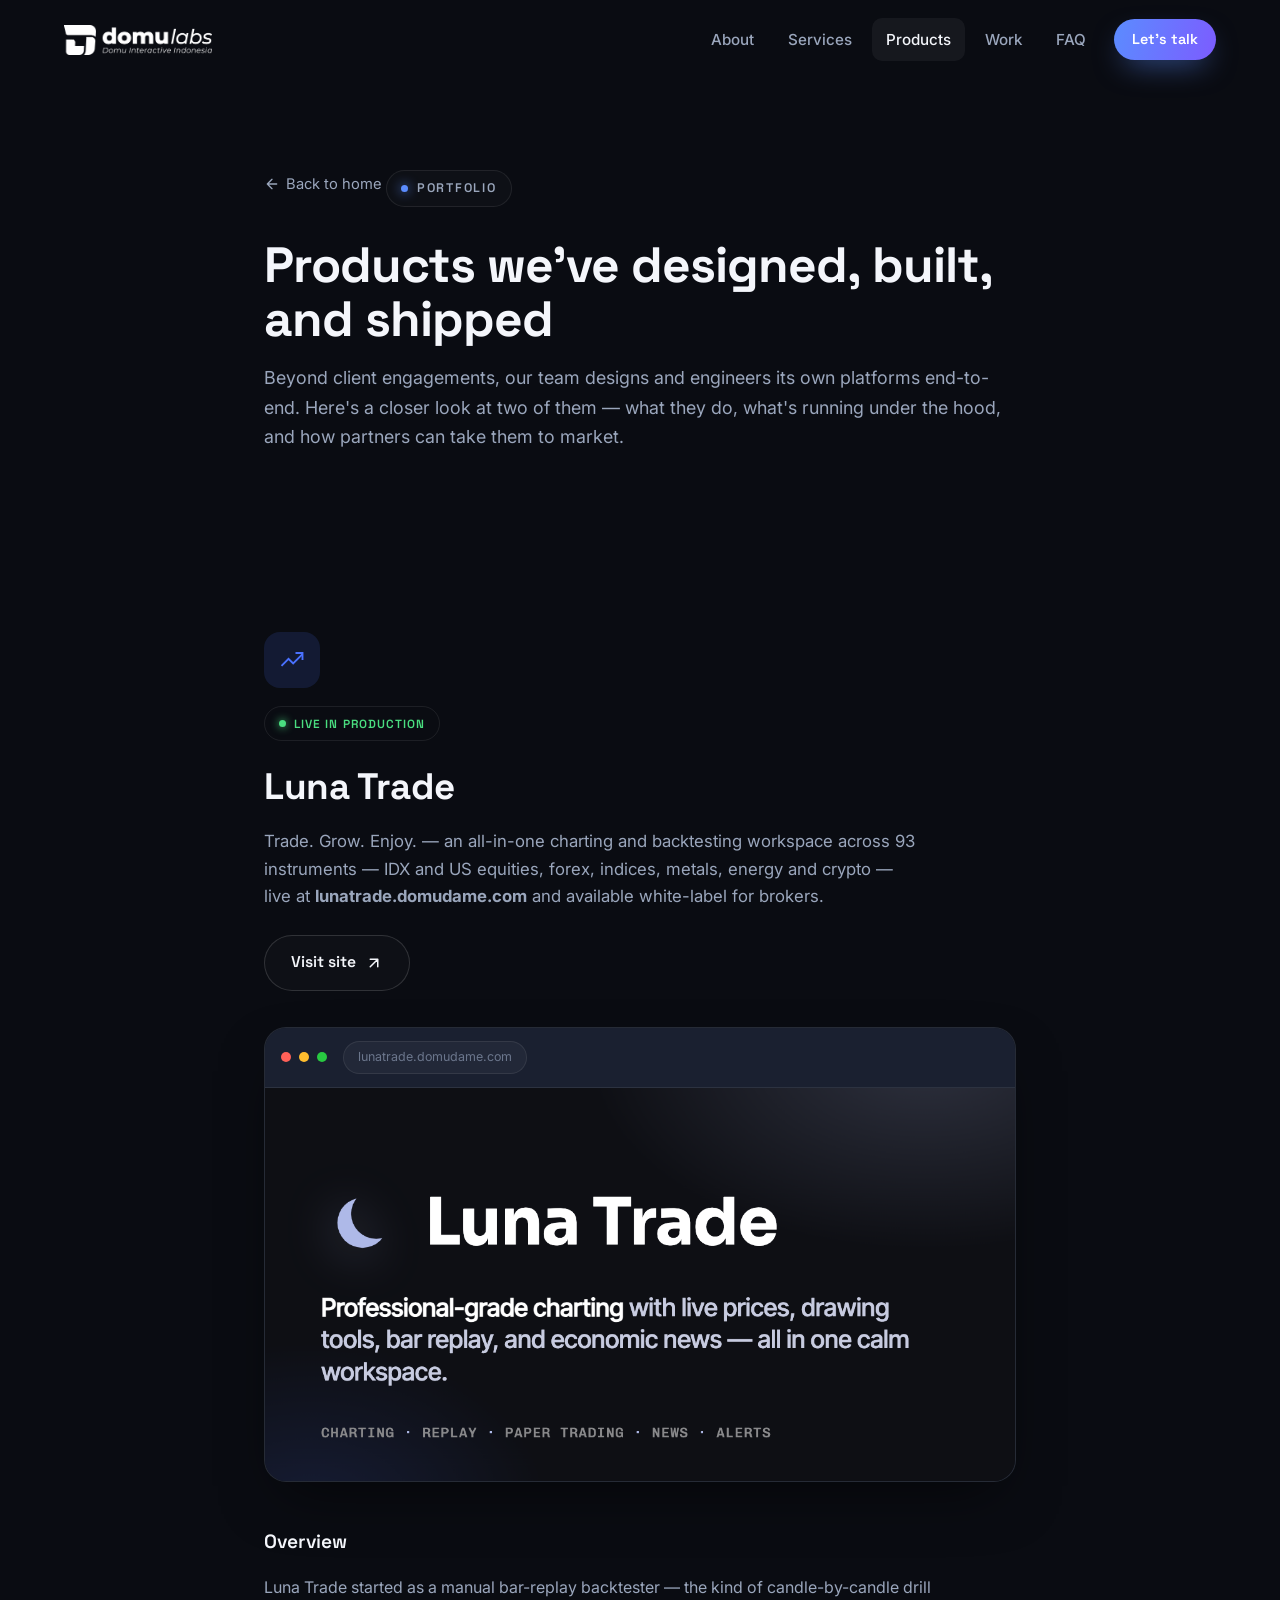
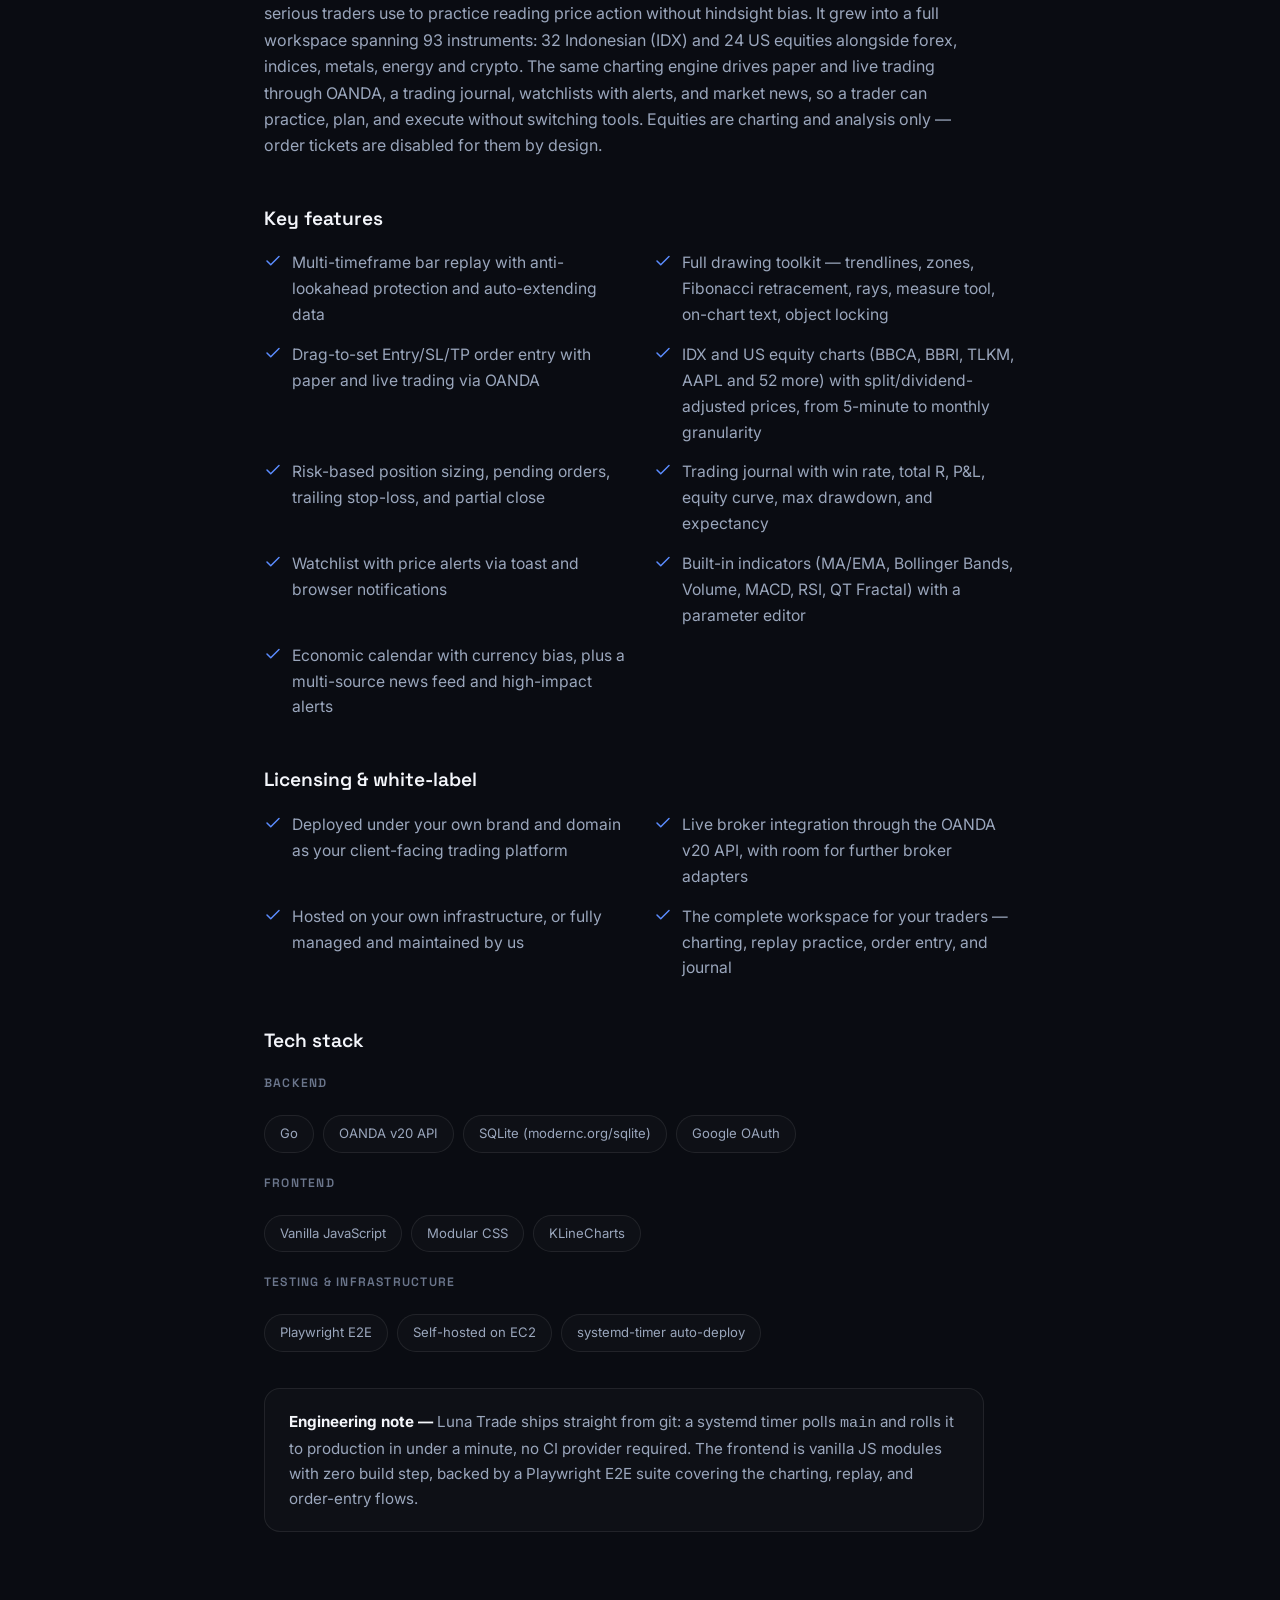
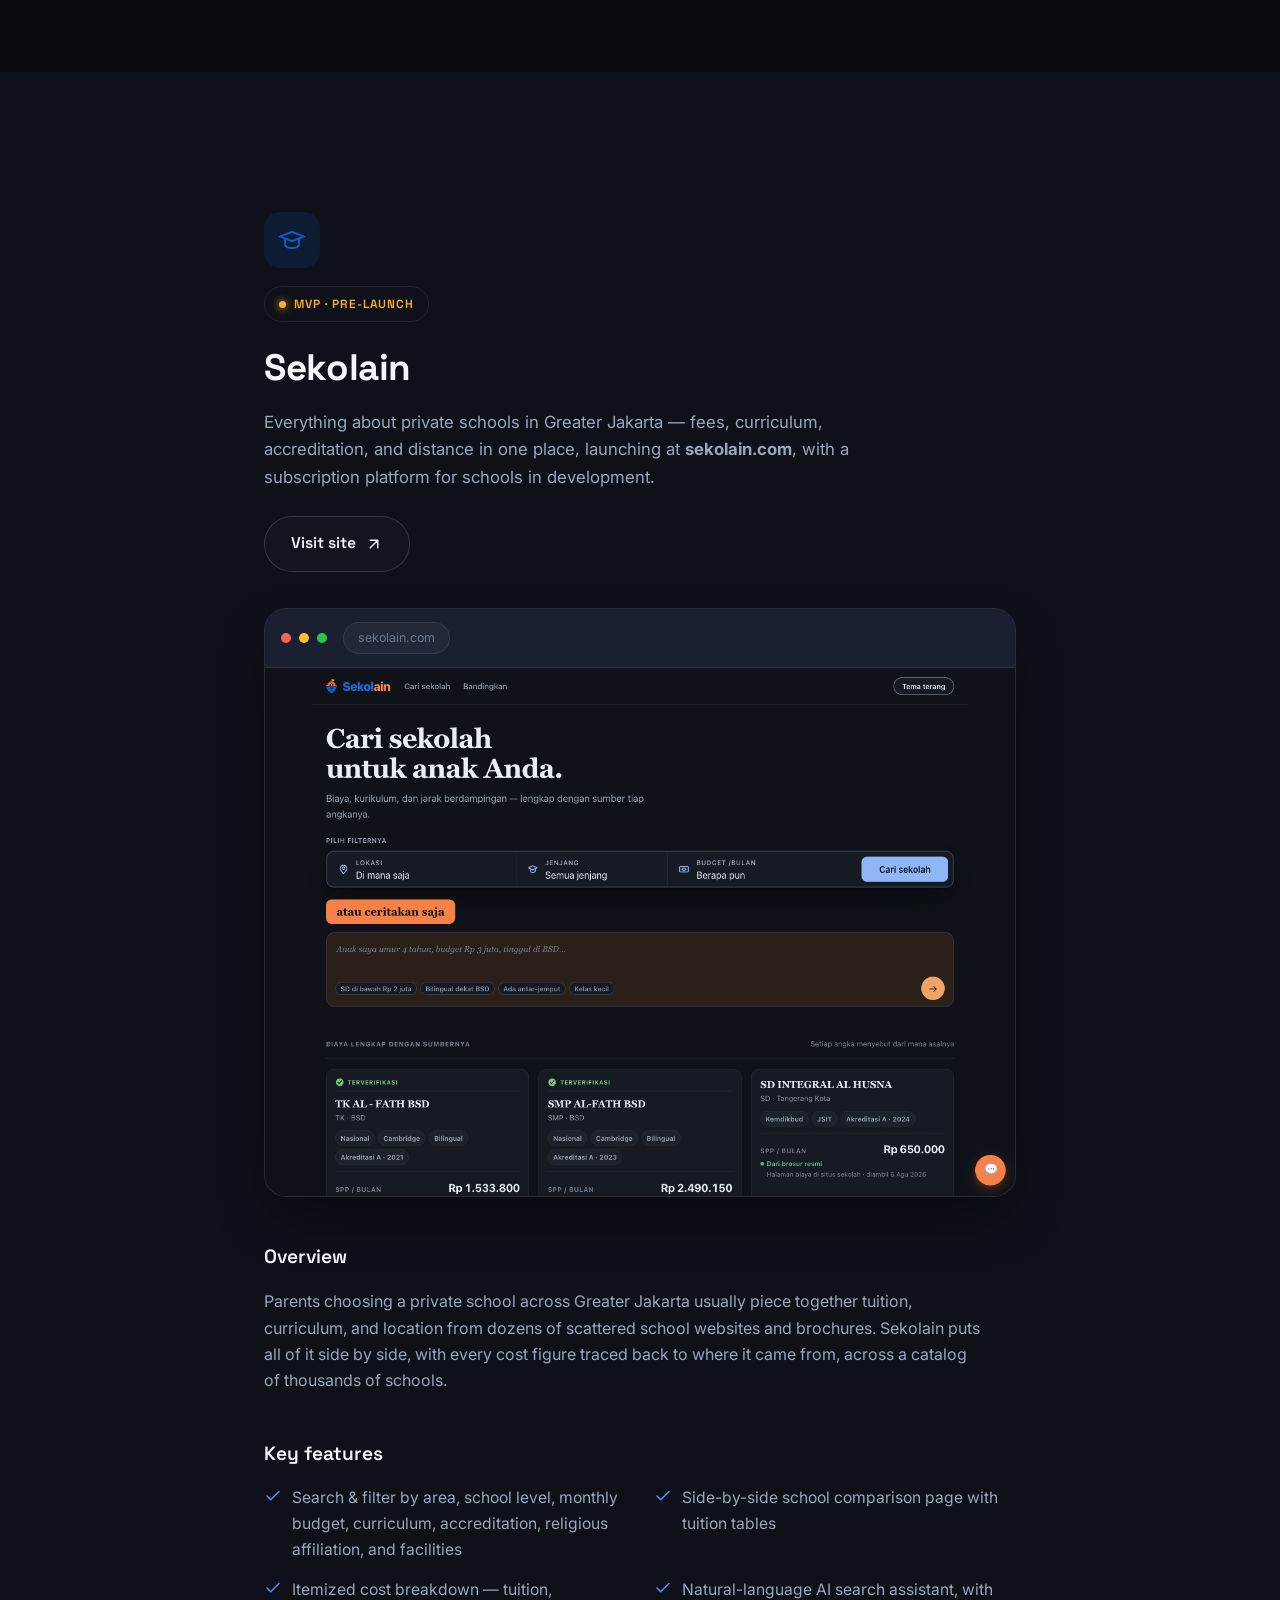
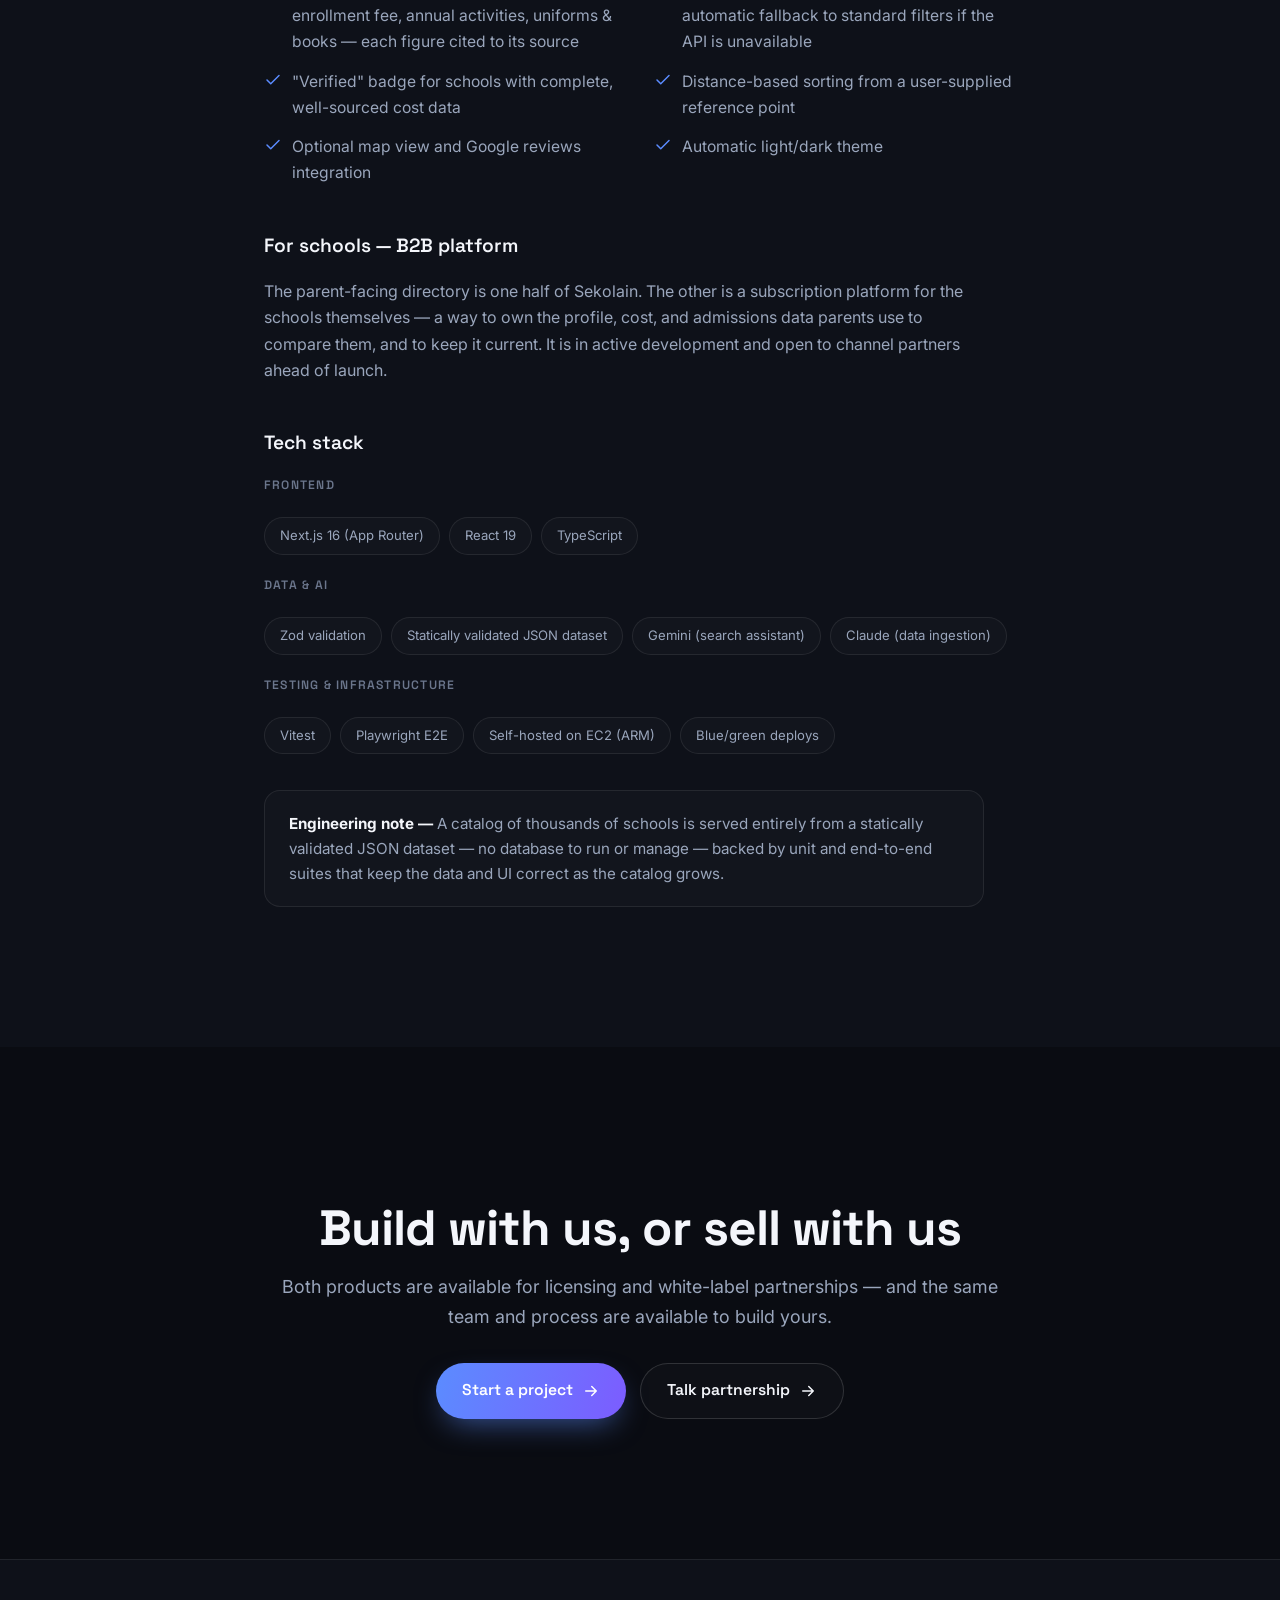
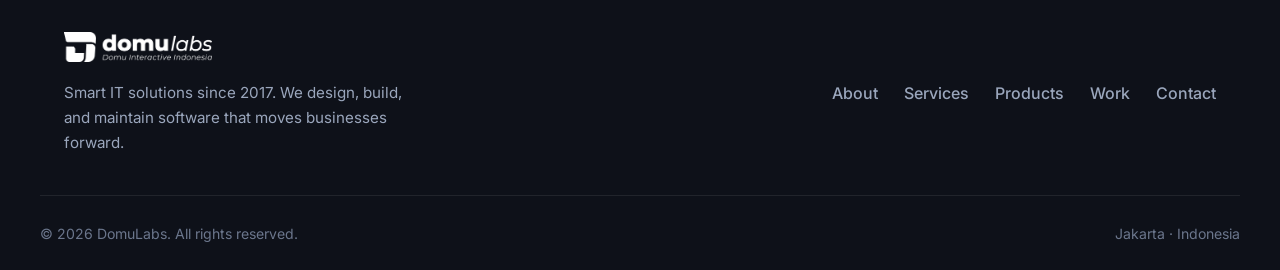
<file: products.html>
<!DOCTYPE html>
<html lang="en">

<head>
	<meta charset="utf-8">
	<meta name="viewport" content="width=device-width, initial-scale=1">
	<meta name="description"
		content="Luna Trade and Sekolain — two in-house products designed and built by DomuLabs, available for licensing and white-label partnerships.">
	<meta name="theme-color" content="#0A0C12">
	<meta name="author" content="DomuLabs">
	<meta name="robots" content="index, follow">
	<link rel="canonical" href="https://domudame.com/products.html">

	<title>Our Products — DomuLabs</title>

	<!-- Open Graph -->
	<meta property="og:type" content="website">
	<meta property="og:site_name" content="DomuLabs">
	<meta property="og:url" content="https://domudame.com/products.html">
	<meta property="og:title" content="Our Products — DomuLabs">
	<meta property="og:description"
		content="Luna Trade and Sekolain — two in-house products designed and built by DomuLabs, available for licensing and white-label partnerships.">
	<meta property="og:image" content="https://domudame.com/img/og-image.png">
	<meta property="og:image:width" content="1200">
	<meta property="og:image:height" content="630">
	<meta property="og:locale" content="en_US">

	<!-- Twitter Card -->
	<meta name="twitter:card" content="summary_large_image">
	<meta name="twitter:title" content="Our Products — DomuLabs">
	<meta name="twitter:description"
		content="Luna Trade and Sekolain — two in-house products by DomuLabs, available for licensing and white-label partnerships.">
	<meta name="twitter:image" content="https://domudame.com/img/og-image.png">

	<!-- Favicon -->
	<link rel="icon" href="favicon.ico" sizes="any">
	<link rel="icon" type="image/png" sizes="32x32" href="img/favicon/favicon-32x32.png">
	<link rel="icon" type="image/png" sizes="16x16" href="img/favicon/favicon-16x16.png">
	<link rel="apple-touch-icon" sizes="180x180" href="img/favicon/apple-touch-icon.png">
	<link rel="manifest" href="site.webmanifest">

	<!-- Fonts -->
	<link rel="preconnect" href="https://fonts.googleapis.com">
	<link rel="preconnect" href="https://fonts.gstatic.com" crossorigin>
	<link
		href="https://fonts.googleapis.com/css2?family=Inter:wght@400;500;600&family=Space+Grotesk:wght@500;600;700&display=swap"
		rel="stylesheet">

	<!-- Styles -->
	<link rel="stylesheet" href="css/modern.css">
</head>

<body>
	<!-- Skip link -->
	<a href="#main" class="skip-link">Skip to content</a>

	<!-- ============ NAV ============ -->
	<header class="nav" id="nav">
		<div class="container nav__inner">
			<a href="index.html#hero" class="nav__brand" aria-label="DomuLabs home">
				<img src="img/domulabs-logo-white.png" alt="DomuLabs" class="nav__logo">
			</a>

			<nav class="nav__links" id="navLinks" aria-label="Primary">
				<a href="index.html#about">About</a>
				<a href="index.html#services">Services</a>
				<a href="products.html" class="is-active">Products</a>
				<a href="index.html#work">Work</a>
				<a href="index.html#faq">FAQ</a>
				<a href="index.html#contact" class="btn btn--sm btn--primary nav__cta">Let's talk</a>
			</nav>

			<button class="nav__toggle" id="navToggle" aria-label="Toggle menu" aria-expanded="false"
				aria-controls="navLinks">
				<span></span><span></span><span></span>
			</button>
		</div>
	</header>

	<main id="main">
		<!-- ============ PAGE HERO ============ -->
		<section class="page-hero">
			<div class="container container--narrow">
				<a href="index.html#products" class="back-link reveal">
					<svg viewBox="0 0 24 24" fill="none" stroke="currentColor" stroke-width="2" stroke-linecap="round" stroke-linejoin="round"><path d="M19 12H5M12 19l-7-7 7-7" /></svg>
					Back to home
				</a>
				<span class="eyebrow reveal"><span class="eyebrow__dot"></span> Portfolio</span>
				<h1 class="section__title reveal" data-reveal-delay="1" style="text-align:left; margin-top:16px;">
					Products we've designed, built, and shipped
				</h1>
				<p class="section__sub reveal" data-reveal-delay="2" style="text-align:left; margin-left:0;">
					Beyond client engagements, our team designs and engineers its own platforms end-to-end. Here's a
					closer look at two of them — what they do, what's running under the hood, and how partners can
					take them to market.
				</p>
			</div>
		</section>

		<!-- ============ LUNA TRADE CASE STUDY ============ -->
		<section class="section" id="luna-trade">
			<div class="container container--narrow">
				<div class="case-header reveal">
					<div>
						<div class="case-header__icon" style="background:rgba(74,113,255,.14); color:#4A71FF;">
							<svg viewBox="0 0 24 24" fill="none" stroke="currentColor" stroke-width="1.6"><path d="M3 17 9 11l4 4 8-8" /><path d="M15 6h6v6" /></svg>
						</div>
						<span class="status-pill status-pill--live"><span class="status-pill__dot"></span> Live in production</span>
						<div class="case-header__title">
							<h2>Luna Trade</h2>
							<p>Trade. Grow. Enjoy. — an all-in-one charting and backtesting workspace across 93
								instruments — IDX and US equities, forex, indices, metals, energy and crypto — live at
								<strong>lunatrade.domudame.com</strong> and available white-label for brokers.</p>
						</div>
					</div>
					<a href="https://lunatrade.domudame.com" target="_blank" rel="noopener" class="btn btn--ghost case-header__cta">
						Visit site
						<svg viewBox="0 0 24 24" width="18" height="18" fill="none" stroke="currentColor" stroke-width="2" stroke-linecap="round" stroke-linejoin="round"><path d="M7 17 17 7M7 7h10v10" /></svg>
					</a>
				</div>

				<div class="browser-frame case-shot reveal" data-reveal-delay="1">
					<div class="browser-frame__bar">
						<span class="browser-frame__dot"></span><span class="browser-frame__dot"></span><span class="browser-frame__dot"></span>
						<span class="browser-frame__url">lunatrade.domudame.com</span>
					</div>
					<div class="theme-swap">
						<img src="img/products/luna-trade-preview-dark.png" alt="Luna Trade — multi-asset charting, replay and paper trading workspace" loading="lazy">
						<img class="theme-swap__light" src="img/products/luna-trade-preview-light.png" alt="" aria-hidden="true" loading="lazy">
					</div>
				</div>

				<div class="case-body reveal" data-reveal-delay="2">
					<h3>Overview</h3>
					<p>Luna Trade started as a manual bar-replay backtester — the kind of candle-by-candle drill
						serious traders use to practice reading price action without hindsight bias. It grew into
						a full workspace spanning 93 instruments: 32 Indonesian (IDX) and 24 US equities alongside
						forex, indices, metals, energy and crypto. The same charting engine drives paper and live
						trading through OANDA, a trading journal, watchlists with alerts, and market news, so a
						trader can practice, plan, and execute without switching tools. Equities are charting and
						analysis only — order tickets are disabled for them by design.</p>

					<h3>Key features</h3>
					<ul class="feature-grid">
						<li><svg viewBox="0 0 24 24" fill="none" stroke="currentColor" stroke-width="2" stroke-linecap="round" stroke-linejoin="round"><path d="M20 6 9 17l-5-5" /></svg> Multi-timeframe bar replay with anti-lookahead protection and auto-extending data</li>
						<li><svg viewBox="0 0 24 24" fill="none" stroke="currentColor" stroke-width="2" stroke-linecap="round" stroke-linejoin="round"><path d="M20 6 9 17l-5-5" /></svg> Full drawing toolkit — trendlines, zones, Fibonacci retracement, rays, measure tool, on-chart text, object locking</li>
						<li><svg viewBox="0 0 24 24" fill="none" stroke="currentColor" stroke-width="2" stroke-linecap="round" stroke-linejoin="round"><path d="M20 6 9 17l-5-5" /></svg> Drag-to-set Entry/SL/TP order entry with paper and live trading via OANDA</li>
						<li><svg viewBox="0 0 24 24" fill="none" stroke="currentColor" stroke-width="2" stroke-linecap="round" stroke-linejoin="round"><path d="M20 6 9 17l-5-5" /></svg> IDX and US equity charts (BBCA, BBRI, TLKM, AAPL and 52 more) with split/dividend-adjusted prices, from 5-minute to monthly granularity</li>
						<li><svg viewBox="0 0 24 24" fill="none" stroke="currentColor" stroke-width="2" stroke-linecap="round" stroke-linejoin="round"><path d="M20 6 9 17l-5-5" /></svg> Risk-based position sizing, pending orders, trailing stop-loss, and partial close</li>
						<li><svg viewBox="0 0 24 24" fill="none" stroke="currentColor" stroke-width="2" stroke-linecap="round" stroke-linejoin="round"><path d="M20 6 9 17l-5-5" /></svg> Trading journal with win rate, total R, P&amp;L, equity curve, max drawdown, and expectancy</li>
						<li><svg viewBox="0 0 24 24" fill="none" stroke="currentColor" stroke-width="2" stroke-linecap="round" stroke-linejoin="round"><path d="M20 6 9 17l-5-5" /></svg> Watchlist with price alerts via toast and browser notifications</li>
						<li><svg viewBox="0 0 24 24" fill="none" stroke="currentColor" stroke-width="2" stroke-linecap="round" stroke-linejoin="round"><path d="M20 6 9 17l-5-5" /></svg> Built-in indicators (MA/EMA, Bollinger Bands, Volume, MACD, RSI, QT Fractal) with a parameter editor</li>
						<li><svg viewBox="0 0 24 24" fill="none" stroke="currentColor" stroke-width="2" stroke-linecap="round" stroke-linejoin="round"><path d="M20 6 9 17l-5-5" /></svg> Economic calendar with currency bias, plus a multi-source news feed and high-impact alerts</li>
					</ul>

					<h3>Licensing &amp; white-label</h3>
					<ul class="feature-grid">
						<li><svg viewBox="0 0 24 24" fill="none" stroke="currentColor" stroke-width="2" stroke-linecap="round" stroke-linejoin="round"><path d="M20 6 9 17l-5-5" /></svg> Deployed under your own brand and domain as your client-facing trading platform</li>
						<li><svg viewBox="0 0 24 24" fill="none" stroke="currentColor" stroke-width="2" stroke-linecap="round" stroke-linejoin="round"><path d="M20 6 9 17l-5-5" /></svg> Live broker integration through the OANDA v20 API, with room for further broker adapters</li>
						<li><svg viewBox="0 0 24 24" fill="none" stroke="currentColor" stroke-width="2" stroke-linecap="round" stroke-linejoin="round"><path d="M20 6 9 17l-5-5" /></svg> Hosted on your own infrastructure, or fully managed and maintained by us</li>
						<li><svg viewBox="0 0 24 24" fill="none" stroke="currentColor" stroke-width="2" stroke-linecap="round" stroke-linejoin="round"><path d="M20 6 9 17l-5-5" /></svg> The complete workspace for your traders — charting, replay practice, order entry, and journal</li>
					</ul>

					<h3>Tech stack</h3>
					<div class="stack-group">
						<span class="stack-group__label">Backend</span>
						<div class="product-tags"><span>Go</span><span>OANDA v20 API</span><span>SQLite (modernc.org/sqlite)</span><span>Google OAuth</span></div>
					</div>
					<div class="stack-group">
						<span class="stack-group__label">Frontend</span>
						<div class="product-tags"><span>Vanilla JavaScript</span><span>Modular CSS</span><span>KLineCharts</span></div>
					</div>
					<div class="stack-group">
						<span class="stack-group__label">Testing &amp; infrastructure</span>
						<div class="product-tags"><span>Playwright E2E</span><span>Self-hosted on EC2</span><span>systemd-timer auto-deploy</span></div>
					</div>

					<p class="callout"><strong>Engineering note —</strong> Luna Trade ships straight from git: a
						systemd timer polls <code>main</code> and rolls it to production in under a minute, no CI
						provider required. The frontend is vanilla JS modules with zero build step, backed by a
						Playwright E2E suite covering the charting, replay, and order-entry flows.</p>
				</div>
			</div>
		</section>

		<!-- ============ SEKOLAIN CASE STUDY ============ -->
		<section class="section section--alt" id="sekolain">
			<div class="container container--narrow">
				<div class="case-header reveal">
					<div>
						<div class="case-header__icon" style="background:rgba(11,95,208,.14); color:#0B5FD0;">
							<svg viewBox="0 0 24 24" fill="none" stroke="currentColor" stroke-width="1.6"><path d="M22 9 12 5 2 9l10 4 10-4Z" /><path d="M6 11v5c0 1.7 2.7 3 6 3s6-1.3 6-3v-5" /></svg>
						</div>
						<span class="status-pill status-pill--mvp"><span class="status-pill__dot"></span> MVP · Pre-launch</span>
						<div class="case-header__title">
							<h2>Sekolain</h2>
							<p>Everything about private schools in Greater Jakarta — fees, curriculum, accreditation,
								and distance in one place, launching at <strong>sekolain.com</strong>, with a
								subscription platform for schools in development.</p>
						</div>
					</div>
					<a href="https://sekolain.com" target="_blank" rel="noopener" class="btn btn--ghost case-header__cta">
						Visit site
						<svg viewBox="0 0 24 24" width="18" height="18" fill="none" stroke="currentColor" stroke-width="2" stroke-linecap="round" stroke-linejoin="round"><path d="M7 17 17 7M7 7h10v10" /></svg>
					</a>
				</div>

				<div class="browser-frame case-shot reveal" data-reveal-delay="1">
					<div class="browser-frame__bar">
						<span class="browser-frame__dot"></span><span class="browser-frame__dot"></span><span class="browser-frame__dot"></span>
						<span class="browser-frame__url">sekolain.com</span>
					</div>
					<div class="theme-swap">
						<img src="img/products/sekolain-preview-dark.png" alt="Sekolain — private school comparison platform for parents" loading="lazy">
						<img class="theme-swap__light" src="img/products/sekolain-preview-light.png" alt="" aria-hidden="true" loading="lazy">
					</div>
				</div>

				<div class="case-body reveal" data-reveal-delay="2">
					<h3>Overview</h3>
					<p>Parents choosing a private school across Greater Jakarta usually piece together tuition,
						curriculum, and location from dozens of scattered school websites and brochures. Sekolain
						puts all of it side by side, with every cost figure traced back to where it came from,
						across a catalog of thousands of schools.</p>

					<h3>Key features</h3>
					<ul class="feature-grid">
						<li><svg viewBox="0 0 24 24" fill="none" stroke="currentColor" stroke-width="2" stroke-linecap="round" stroke-linejoin="round"><path d="M20 6 9 17l-5-5" /></svg> Search &amp; filter by area, school level, monthly budget, curriculum, accreditation, religious affiliation, and facilities</li>
						<li><svg viewBox="0 0 24 24" fill="none" stroke="currentColor" stroke-width="2" stroke-linecap="round" stroke-linejoin="round"><path d="M20 6 9 17l-5-5" /></svg> Side-by-side school comparison page with tuition tables</li>
						<li><svg viewBox="0 0 24 24" fill="none" stroke="currentColor" stroke-width="2" stroke-linecap="round" stroke-linejoin="round"><path d="M20 6 9 17l-5-5" /></svg> Itemized cost breakdown — tuition, enrollment fee, annual activities, uniforms &amp; books — each figure cited to its source</li>
						<li><svg viewBox="0 0 24 24" fill="none" stroke="currentColor" stroke-width="2" stroke-linecap="round" stroke-linejoin="round"><path d="M20 6 9 17l-5-5" /></svg> Natural-language AI search assistant, with automatic fallback to standard filters if the API is unavailable</li>
						<li><svg viewBox="0 0 24 24" fill="none" stroke="currentColor" stroke-width="2" stroke-linecap="round" stroke-linejoin="round"><path d="M20 6 9 17l-5-5" /></svg> "Verified" badge for schools with complete, well-sourced cost data</li>
						<li><svg viewBox="0 0 24 24" fill="none" stroke="currentColor" stroke-width="2" stroke-linecap="round" stroke-linejoin="round"><path d="M20 6 9 17l-5-5" /></svg> Distance-based sorting from a user-supplied reference point</li>
						<li><svg viewBox="0 0 24 24" fill="none" stroke="currentColor" stroke-width="2" stroke-linecap="round" stroke-linejoin="round"><path d="M20 6 9 17l-5-5" /></svg> Optional map view and Google reviews integration</li>
						<li><svg viewBox="0 0 24 24" fill="none" stroke="currentColor" stroke-width="2" stroke-linecap="round" stroke-linejoin="round"><path d="M20 6 9 17l-5-5" /></svg> Automatic light/dark theme</li>
					</ul>

					<h3>For schools — B2B platform</h3>
					<p>The parent-facing directory is one half of Sekolain. The other is a subscription platform for
						the schools themselves — a way to own the profile, cost, and admissions data parents use to
						compare them, and to keep it current. It is in active development and open to channel partners
						ahead of launch.</p>

					<h3>Tech stack</h3>
					<div class="stack-group">
						<span class="stack-group__label">Frontend</span>
						<div class="product-tags"><span>Next.js 16 (App Router)</span><span>React 19</span><span>TypeScript</span></div>
					</div>
					<div class="stack-group">
						<span class="stack-group__label">Data &amp; AI</span>
						<div class="product-tags"><span>Zod validation</span><span>Statically validated JSON dataset</span><span>Gemini (search assistant)</span><span>Claude (data ingestion)</span></div>
					</div>
					<div class="stack-group">
						<span class="stack-group__label">Testing &amp; infrastructure</span>
						<div class="product-tags"><span>Vitest</span><span>Playwright E2E</span><span>Self-hosted on EC2 (ARM)</span><span>Blue/green deploys</span></div>
					</div>

					<p class="callout"><strong>Engineering note —</strong> A catalog of thousands of schools is
						served entirely from a statically validated JSON dataset — no database to run or manage —
						backed by unit and end-to-end suites that keep the data and UI correct as the catalog grows.</p>
				</div>
			</div>
		</section>

		<!-- ============ CTA ============ -->
		<section class="section">
			<div class="container container--narrow" style="text-align:center;">
				<h2 class="section__title reveal">Build with us, or sell with us</h2>
				<p class="section__sub reveal" data-reveal-delay="1">Both products are available for licensing and
					white-label partnerships — and the same team and process are available to build yours.</p>
				<div class="hero__actions reveal" data-reveal-delay="2" style="margin-top:32px;">
					<a href="index.html#contact" class="btn btn--primary">
						Start a project
						<svg viewBox="0 0 24 24" width="18" height="18" fill="none" stroke="currentColor" stroke-width="2"
							stroke-linecap="round" stroke-linejoin="round"><path d="M5 12h14M13 6l6 6-6 6" /></svg>
					</a>
					<a href="index.html#contact" class="btn btn--ghost">
						Talk partnership
						<svg viewBox="0 0 24 24" width="18" height="18" fill="none" stroke="currentColor" stroke-width="2"
							stroke-linecap="round" stroke-linejoin="round"><path d="M5 12h14M13 6l6 6-6 6" /></svg>
					</a>
				</div>
			</div>
		</section>
	</main>

	<!-- ============ FOOTER ============ -->
	<footer class="footer">
		<div class="container footer__inner">
			<div class="footer__brand">
				<img src="img/domulabs-logo-white.png" alt="DomuLabs" class="footer__logo">
				<p>Smart IT solutions since 2017. We design, build, and maintain software that moves businesses
					forward.</p>
			</div>
			<nav class="footer__nav" aria-label="Footer">
				<a href="index.html#about">About</a>
				<a href="index.html#services">Services</a>
				<a href="products.html">Products</a>
				<a href="index.html#work">Work</a>
				<a href="index.html#contact">Contact</a>
			</nav>
		</div>
		<div class="container footer__bottom">
			<p>© <span id="year">2026</span> DomuLabs. All rights reserved.</p>
			<p>Jakarta · Indonesia</p>
		</div>
	</footer>

	<!-- Back to top -->
	<button id="backToTop" class="back-to-top" aria-label="Back to top">
		<svg viewBox="0 0 24 24" fill="none" stroke="currentColor" stroke-width="2" stroke-linecap="round" stroke-linejoin="round"><path d="M12 19V5M5 12l7-7 7 7" /></svg>
	</button>

	<script src="js/modern.js"></script>
</body>

</html>
</file>
<file: css/modern.css>
/* ============================================================
   DomuLabs — Modern (Dark Premium Tech)
   Vanilla CSS · no framework
   ============================================================ */

/* ---------- Tokens ---------- */
:root {
	--bg: #0A0C12;
	--bg-elev: #0E1119;
	--surface: #141925;
	--surface-2: #1A2030;
	--border: rgba(255, 255, 255, .08);
	--border-strong: rgba(255, 255, 255, .14);

	--brand: #5B8CFF;
	--brand-2: #7C5CFF;
	--brand-3: #38BDF8;
	--brand-soft: rgba(91, 140, 255, .14);

	--grad: linear-gradient(105deg, #5B8CFF 0%, #7C5CFF 50%, #38BDF8 100%);

	--text: #F4F6FB;
	--text-muted: #9AA6BC;
	--text-dim: #6B768C;

	--radius: 16px;
	--radius-lg: 22px;
	--radius-pill: 999px;

	--shadow: 0 24px 60px -20px rgba(0, 0, 0, .6);
	--glow: 0 0 0 1px var(--border), 0 20px 50px -24px rgba(91, 140, 255, .5);

	--maxw: 1200px;
	--ease: cubic-bezier(.22, .61, .36, 1);

	--font-sans: "Inter", system-ui, -apple-system, "Segoe UI", Roboto, sans-serif;
	--font-display: "Space Grotesk", var(--font-sans);
}

/* ---------- Reset ---------- */
*, *::before, *::after { box-sizing: border-box; }
* { margin: 0; }

html { scroll-behavior: smooth; -webkit-text-size-adjust: 100%; }

body {
	font-family: var(--font-sans);
	background: var(--bg);
	color: var(--text);
	line-height: 1.65;
	font-size: 16px;
	-webkit-font-smoothing: antialiased;
	overflow-x: hidden;
}

img { max-width: 100%; display: block; }
a { color: inherit; text-decoration: none; }
button { font: inherit; cursor: pointer; border: 0; background: none; color: inherit; }
svg { display: block; }
ul { list-style: none; padding: 0; }

::selection { background: var(--brand); color: #fff; }

:focus-visible { outline: 2px solid var(--brand); outline-offset: 3px; border-radius: 6px; }

.skip-link {
	position: absolute; left: 12px; top: -60px; z-index: 200;
	background: var(--brand); color: #fff; padding: 10px 16px; border-radius: 10px;
	transition: top .2s;
}
.skip-link:focus { top: 12px; }

/* ---------- Layout ---------- */
.container { width: 100%; max-width: var(--maxw); margin-inline: auto; padding-inline: 24px; }
.container--narrow { max-width: 800px; }

.section { padding: clamp(72px, 11vw, 140px) 0; position: relative; }
.section--alt { background: var(--bg-elev); }

.section__head { max-width: 720px; margin: 0 auto clamp(40px, 6vw, 72px); text-align: center; }
.section__title {
	font-family: var(--font-display);
	font-weight: 700;
	font-size: clamp(1.9rem, 4.2vw, 3.1rem);
	line-height: 1.1; letter-spacing: -.02em;
	margin-top: 14px;
}
.section__sub { color: var(--text-muted); font-size: clamp(1rem, 1.6vw, 1.12rem); margin-top: 16px; }

/* ---------- Eyebrow ---------- */
.eyebrow {
	display: inline-flex; align-items: center; gap: 9px; flex-wrap: wrap; justify-content: center;
	font-family: var(--font-display); font-weight: 600;
	font-size: .78rem; letter-spacing: .14em; text-transform: uppercase;
	color: var(--text-muted); max-width: 100%; text-align: center;
	padding: 7px 14px; border: 1px solid var(--border); border-radius: var(--radius-pill);
	background: rgba(255, 255, 255, .02);
}
.eyebrow__dot {
	width: 7px; height: 7px; border-radius: 50%;
	background: var(--brand); box-shadow: 0 0 12px var(--brand);
}

.grad {
	background: var(--grad); -webkit-background-clip: text; background-clip: text;
	-webkit-text-fill-color: transparent; color: transparent;
}

/* ---------- Buttons ---------- */
.btn {
	display: inline-flex; align-items: center; justify-content: center; gap: 9px;
	font-family: var(--font-display); font-weight: 600; font-size: .98rem;
	padding: 14px 26px; border-radius: var(--radius-pill);
	transition: transform .2s var(--ease), box-shadow .25s var(--ease), background .25s, border-color .25s;
	white-space: nowrap;
}
.btn--sm { padding: 9px 18px; font-size: .9rem; }
.btn--block { width: 100%; }
.btn--primary {
	background: var(--grad); color: #fff;
	box-shadow: 0 12px 30px -10px rgba(91, 140, 255, .6);
	background-size: 160% 160%;
}
.btn--primary:hover { transform: translateY(-2px); box-shadow: 0 18px 40px -10px rgba(91, 140, 255, .7); }
.btn--ghost { border: 1px solid var(--border-strong); color: var(--text); background: rgba(255, 255, 255, .02); }
.btn--ghost:hover { border-color: var(--brand); background: var(--brand-soft); transform: translateY(-2px); }

/* ---------- Nav ---------- */
.nav {
	position: fixed; inset: 0 0 auto 0; z-index: 100;
	transition: background .3s, border-color .3s, backdrop-filter .3s, padding .3s;
	border-bottom: 1px solid transparent;
}
.nav__inner { display: flex; align-items: center; justify-content: space-between; padding-block: 18px; }
.nav.is-scrolled {
	background: rgba(10, 12, 18, .72);
	backdrop-filter: saturate(160%) blur(14px);
	-webkit-backdrop-filter: saturate(160%) blur(14px);
	border-bottom-color: var(--border);
}
.nav.is-scrolled .nav__inner { padding-block: 12px; }
.nav__logo { height: 30px; width: auto; }
.nav__links { display: flex; align-items: center; gap: 6px; }
.nav__links > a:not(.btn) {
	padding: 9px 14px; border-radius: 10px; color: var(--text-muted);
	font-weight: 500; font-size: .95rem; transition: color .2s, background .2s;
}
.nav__links > a:not(.btn):hover { color: var(--text); }
.nav__links > a.is-active { color: var(--text); background: rgba(255, 255, 255, .05); }
.nav__cta { margin-left: 8px; }

.nav__toggle { display: none; width: 44px; height: 44px; flex-direction: column; gap: 5px; align-items: center; justify-content: center; border-radius: 12px; }
.nav__toggle span { width: 22px; height: 2px; background: var(--text); border-radius: 2px; transition: transform .3s, opacity .2s; }
.nav.is-open .nav__toggle span:nth-child(1) { transform: translateY(7px) rotate(45deg); }
.nav.is-open .nav__toggle span:nth-child(2) { opacity: 0; }
.nav.is-open .nav__toggle span:nth-child(3) { transform: translateY(-7px) rotate(-45deg); }

/* ---------- Hero ---------- */
.hero {
	position: relative; padding: clamp(140px, 20vh, 200px) 0 clamp(80px, 12vw, 130px);
	overflow: hidden; text-align: center;
}
.hero__inner { position: relative; z-index: 2; display: flex; flex-direction: column; align-items: center; }
.hero__glow {
	position: absolute; z-index: 0; top: -20%; left: 50%; transform: translateX(-50%);
	width: min(1100px, 130%); height: 700px;
	background:
		radial-gradient(closest-side, rgba(124, 92, 255, .35), transparent 70%),
		radial-gradient(closest-side, rgba(56, 189, 248, .22), transparent 70%);
	background-position: 30% 30%, 75% 50%;
	background-repeat: no-repeat;
	filter: blur(20px);
	animation: float-glow 14s ease-in-out infinite alternate;
}
@keyframes float-glow {
	from { transform: translateX(-52%) translateY(0) scale(1); }
	to { transform: translateX(-48%) translateY(30px) scale(1.08); }
}
.hero__grid {
	position: absolute; inset: 0; z-index: 0;
	background-image:
		linear-gradient(to right, rgba(255, 255, 255, .035) 1px, transparent 1px),
		linear-gradient(to bottom, rgba(255, 255, 255, .035) 1px, transparent 1px);
	background-size: 56px 56px;
	-webkit-mask-image: radial-gradient(ellipse 75% 60% at 50% 35%, #000 40%, transparent 100%);
	mask-image: radial-gradient(ellipse 75% 60% at 50% 35%, #000 40%, transparent 100%);
}
.hero__title {
	font-family: var(--font-display); font-weight: 700;
	font-size: clamp(2.1rem, 6.4vw, 5rem); line-height: 1.04; letter-spacing: -.03em;
	max-width: min(16ch, 100%); margin-top: 26px; overflow-wrap: break-word;
}
.hero__lead { color: var(--text-muted); font-size: clamp(1.05rem, 2vw, 1.3rem); max-width: min(60ch, 100%); margin-top: 24px; }
.hero__actions { display: flex; gap: 14px; flex-wrap: wrap; justify-content: center; margin-top: 38px; }
.hero__chips { display: flex; gap: 14px; flex-wrap: wrap; justify-content: center; margin-top: 56px; }
.chip {
	display: flex; flex-direction: column; align-items: center;
	padding: 18px 28px; border: 1px solid var(--border); border-radius: var(--radius);
	background: rgba(255, 255, 255, .02); min-width: 140px;
}
.chip strong { font-family: var(--font-display); font-size: 1.9rem; font-weight: 700; }
.chip span { color: var(--text-muted); font-size: .85rem; margin-top: 2px; }

/* ---------- Clients marquee ---------- */
.clients { padding: 40px 0 8px; text-align: center; border-block: 1px solid var(--border); background: var(--bg-elev); }
.clients__label { color: var(--text-dim); font-size: .82rem; letter-spacing: .12em; text-transform: uppercase; margin-bottom: 26px; }
.marquee { overflow: hidden; -webkit-mask-image: linear-gradient(90deg, transparent, #000 12%, #000 88%, transparent); mask-image: linear-gradient(90deg, transparent, #000 12%, #000 88%, transparent); padding-bottom: 32px; }
.marquee__track { display: flex; gap: 56px; width: max-content; animation: marquee 28s linear infinite; }
.marquee__track span { font-family: var(--font-display); font-weight: 600; font-size: 1.4rem; color: var(--text-dim); white-space: nowrap; transition: color .2s; }
.marquee:hover .marquee__track { animation-play-state: paused; }
.marquee__track span:hover { color: var(--text); }
@keyframes marquee { to { transform: translateX(-50%); } }

/* ---------- Grids ---------- */
.grid { display: grid; gap: 22px; }
.grid--3 { grid-template-columns: repeat(3, 1fr); }
.grid--4 { grid-template-columns: repeat(4, 1fr); }

/* ---------- Cards ---------- */
.card {
	position: relative; padding: 32px; border: 1px solid var(--border); border-radius: var(--radius-lg);
	background: linear-gradient(180deg, var(--surface), var(--bg-elev));
	transition: transform .3s var(--ease), border-color .3s, box-shadow .3s;
	overflow: hidden;
}
.card::before {
	content: ""; position: absolute; inset: 0; padding: 1px; border-radius: inherit;
	background: var(--grad); -webkit-mask: linear-gradient(#000 0 0) content-box, linear-gradient(#000 0 0);
	-webkit-mask-composite: xor; mask-composite: exclude; opacity: 0; transition: opacity .3s;
}
.card:hover { transform: translateY(-6px); box-shadow: var(--shadow); }
.card:hover::before { opacity: 1; }
.card__icon {
	width: 52px; height: 52px; display: grid; place-items: center; border-radius: 14px;
	background: var(--brand-soft); color: var(--brand); margin-bottom: 20px;
}
.card__icon svg { width: 26px; height: 26px; }
.card h3 { font-family: var(--font-display); font-weight: 600; font-size: 1.25rem; letter-spacing: -.01em; }
.card p { color: var(--text-muted); margin-top: 10px; font-size: .98rem; }

/* Bento services */
.bento { display: grid; grid-template-columns: repeat(6, 1fr); gap: 22px; }
.card--bento { grid-column: span 2; }

/* ---------- Stats ---------- */
.stats { padding: clamp(50px, 8vw, 90px) 0; background: var(--bg); }
.stats__grid {
	display: grid; grid-template-columns: repeat(4, 1fr); gap: 22px;
	border: 1px solid var(--border); border-radius: var(--radius-lg);
	background: linear-gradient(180deg, var(--surface), var(--bg-elev));
	padding: clamp(28px, 4vw, 48px);
}
.stat { text-align: center; position: relative; }
.stat + .stat::before { content: ""; position: absolute; left: -11px; top: 12%; height: 76%; width: 1px; background: var(--border); }
.stat strong { display: block; font-family: var(--font-display); font-weight: 700; font-size: clamp(2rem, 4.5vw, 3rem); line-height: 1; background: var(--grad); -webkit-background-clip: text; background-clip: text; -webkit-text-fill-color: transparent; }
.stat span { color: var(--text-muted); font-size: .92rem; margin-top: 10px; display: block; }

/* ---------- Product showcase ---------- */
.showcase { display: flex; flex-direction: column; gap: clamp(64px, 9vw, 110px); }
.showcase-item {
	display: grid; grid-template-columns: 1.1fr 1fr; gap: clamp(32px, 6vw, 72px); align-items: center;
}
.showcase-item--reverse .showcase-item__media { order: 2; }
.showcase-item--reverse .showcase-item__content { order: 1; }

.browser-frame {
	border-radius: var(--radius-lg); overflow: hidden; border: 1px solid var(--border);
	background: var(--surface); box-shadow: var(--shadow); transition: transform .4s var(--ease), border-color .3s;
}
.showcase-item:hover .browser-frame { transform: translateY(-6px); border-color: var(--border-strong); }
.browser-frame__bar { display: flex; align-items: center; gap: 8px; padding: 13px 16px; background: var(--surface-2); border-bottom: 1px solid var(--border); }
.browser-frame__dot { width: 10px; height: 10px; border-radius: 50%; }
.browser-frame__dot:nth-child(1) { background: #ff6058; }
.browser-frame__dot:nth-child(2) { background: #ffbd2e; }
.browser-frame__dot:nth-child(3) { background: #28c941; }
.browser-frame__url {
	margin-left: 8px; font-size: .78rem; color: var(--text-dim); background: rgba(255, 255, 255, .04);
	border: 1px solid var(--border); padding: 5px 14px; border-radius: var(--radius-pill);
}
.browser-frame img { display: block; width: 100%; height: auto; }

/* ---------- Product shot: dark theme by default, light on hover ---------- */
/* Both variants are the same size, so the light one sits exactly on top.
   Gated behind (hover: hover) — on touch there is no hover, so the dark
   shot stays put instead of getting stuck mid-swap on tap. */
.theme-swap { position: relative; }
.theme-swap__light { position: absolute; inset: 0; width: 100%; height: 100%; opacity: 0; }

@media (hover: hover) {
	.theme-swap__light { transition: opacity .45s var(--ease); }
	.showcase-item:hover .theme-swap__light,
	.browser-frame:hover .theme-swap__light { opacity: 1; }
}

.showcase-item__icon {
	width: 52px; height: 52px; display: grid; place-items: center; border-radius: 14px; margin-bottom: 20px;
}
.showcase-item__icon svg { width: 26px; height: 26px; }
.showcase-item__badge {
	display: inline-block; font-family: var(--font-display); font-weight: 600; font-size: .76rem;
	letter-spacing: .1em; text-transform: uppercase; margin-bottom: 14px;
}
.showcase-item__content h3 { font-family: var(--font-display); font-weight: 700; font-size: clamp(1.5rem, 2.6vw, 1.9rem); letter-spacing: -.01em; }
.showcase-item__content p { color: var(--text-muted); margin-top: 14px; font-size: 1.02rem; }
.product-tags { display: flex; flex-wrap: wrap; gap: 9px; margin-top: 22px; }
.product-tags span { padding: 7px 15px; border-radius: var(--radius-pill); border: 1px solid var(--border); font-size: .82rem; color: var(--text-muted); background: rgba(255, 255, 255, .02); }
.showcase-item__content .btn { margin-top: 28px; }

/* ---------- Case study (products.html) ---------- */
.page-hero { padding: clamp(120px, 16vw, 170px) 0 40px; }
.back-link { display: inline-flex; align-items: center; gap: 6px; color: var(--text-muted); font-size: .92rem; margin-bottom: 26px; transition: color .2s; }
.back-link:hover { color: var(--text); }
.back-link svg { width: 16px; height: 16px; }

.status-pill {
	display: inline-flex; align-items: center; gap: 8px; font-family: var(--font-display); font-weight: 600;
	font-size: .74rem; letter-spacing: .09em; text-transform: uppercase; padding: 7px 14px;
	border-radius: var(--radius-pill); border: 1px solid var(--border); margin-bottom: 16px;
}
.status-pill__dot { width: 7px; height: 7px; border-radius: 50%; }
.status-pill--live { color: #4ade80; }
.status-pill--live .status-pill__dot { background: #4ade80; box-shadow: 0 0 8px #4ade80; }
.status-pill--mvp { color: #FFB020; }
.status-pill--mvp .status-pill__dot { background: #FFB020; box-shadow: 0 0 8px #FFB020; }

.case-header { display: flex; flex-wrap: wrap; align-items: flex-start; justify-content: space-between; gap: 24px; margin-bottom: 36px; }
.case-header__icon { width: 56px; height: 56px; border-radius: 16px; display: grid; place-items: center; margin-bottom: 18px; }
.case-header__icon svg { width: 28px; height: 28px; }
.case-header__title h2 { font-family: var(--font-display); font-weight: 700; font-size: clamp(1.7rem, 3vw, 2.3rem); letter-spacing: -.01em; }
.case-header__title p { color: var(--text-muted); margin-top: 10px; font-size: 1.05rem; max-width: 60ch; }
.case-header__cta { flex: none; }

.case-shot { margin-bottom: 12px; }

.case-body h3 { font-family: var(--font-display); font-weight: 600; font-size: 1.2rem; margin-top: 44px; margin-bottom: 16px; }
.case-body > p { color: var(--text-muted); max-width: 72ch; }
.feature-grid { display: grid; grid-template-columns: repeat(2, 1fr); gap: 14px 28px; }
.feature-grid li { display: flex; gap: 10px; align-items: flex-start; color: var(--text-muted); font-size: .98rem; }
.feature-grid li svg { width: 18px; height: 18px; flex: none; margin-top: 2px; color: var(--brand); }
.stack-group { margin-bottom: 20px; }
.stack-group__label { display: block; font-size: .76rem; letter-spacing: .1em; text-transform: uppercase; color: var(--text-dim); margin-bottom: 10px; font-weight: 600; font-family: var(--font-display); }
.callout { margin-top: 36px; padding: 20px 24px; border-radius: var(--radius); border: 1px solid var(--border); background: rgba(255, 255, 255, .02); color: var(--text-muted); font-size: .95rem; }
.callout strong { color: var(--text); }

.showcase-item__actions { display: flex; align-items: center; gap: 22px; flex-wrap: wrap; margin-top: 28px; }
.showcase-item__actions .btn { margin-top: 0; }
.case-link { display: inline-flex; align-items: center; gap: 6px; color: var(--text-muted); font-weight: 500; font-size: .95rem; transition: color .2s, gap .2s; }
.case-link:hover { color: var(--text); gap: 9px; }
.case-link svg { width: 16px; height: 16px; }

/* ---------- Filters ---------- */
.filters { display: flex; gap: 10px; justify-content: center; flex-wrap: wrap; margin-bottom: 38px; }
.filter {
	padding: 9px 20px; border-radius: var(--radius-pill); border: 1px solid var(--border);
	color: var(--text-muted); font-weight: 500; font-size: .92rem; transition: all .2s;
}
.filter:hover { color: var(--text); border-color: var(--border-strong); }
.filter.is-active { color: #fff; border-color: transparent; background: var(--grad); }

/* ---------- Work grid ---------- */
.work-grid { display: grid; grid-template-columns: repeat(3, 1fr); gap: 22px; }
.work {
	position: relative; border-radius: var(--radius); overflow: hidden; aspect-ratio: 4 / 3;
	border: 1px solid var(--border); background: var(--surface);
	transition: transform .35s var(--ease), opacity .35s, border-color .3s;
}
.work.is-hidden { display: none; }
.work img { width: 100%; height: 100%; object-fit: cover; transition: transform .5s var(--ease), filter .4s; }
.work:hover { transform: translateY(-5px); border-color: var(--border-strong); }
.work:hover img { transform: scale(1.06); filter: brightness(.55); }
.work figcaption {
	position: absolute; inset: auto 0 0 0; display: flex; align-items: flex-end; justify-content: space-between; gap: 12px;
	padding: 18px; background: linear-gradient(to top, rgba(8, 10, 16, .92), transparent);
	opacity: 0; transform: translateY(12px); transition: opacity .35s, transform .35s;
}
.work:hover figcaption, .work:focus-within figcaption { opacity: 1; transform: translateY(0); }
.work figcaption span { color: var(--brand-3); font-size: .76rem; letter-spacing: .1em; text-transform: uppercase; font-weight: 600; }
.work figcaption h3 { font-family: var(--font-display); font-weight: 600; font-size: 1.15rem; margin-top: 3px; }
.work__zoom { width: 42px; height: 42px; flex: none; display: grid; place-items: center; border-radius: 50%; background: var(--grad); color: #fff; box-shadow: 0 8px 20px -6px rgba(91, 140, 255, .7); transition: transform .2s; }
.work__zoom:hover { transform: scale(1.1); }
.work__zoom svg { width: 20px; height: 20px; }

/* ---------- Team ---------- */
.member { text-align: center; }
.member__photo { position: relative; border-radius: var(--radius); overflow: hidden; aspect-ratio: 1; border: 1px solid var(--border); }
.member__photo img { width: 100%; height: 100%; object-fit: cover; transition: transform .5s var(--ease), filter .4s; }
.member:hover .member__photo img { transform: scale(1.07); filter: brightness(.6); }
.member__social {
	position: absolute; bottom: 14px; left: 50%; transform: translate(-50%, 16px); opacity: 0;
	width: 42px; height: 42px; display: grid; place-items: center; border-radius: 50%;
	background: var(--grad); color: #fff; transition: opacity .3s, transform .3s;
	box-shadow: 0 8px 20px -6px rgba(91, 140, 255, .7);
}
.member:hover .member__social { opacity: 1; transform: translate(-50%, 0); }
.member__social svg { width: 20px; height: 20px; }
.member h3 { font-family: var(--font-display); font-weight: 600; font-size: 1.12rem; margin-top: 16px; }
.member span { color: var(--text-muted); font-size: .9rem; }

/* ---------- FAQ ---------- */
.faq { display: flex; flex-direction: column; gap: 14px; }
.faq__item { border: 1px solid var(--border); border-radius: var(--radius); background: var(--surface); overflow: hidden; transition: border-color .25s; }
.faq__item[open] { border-color: var(--border-strong); }
.faq__item summary {
	list-style: none; cursor: pointer; padding: 20px 24px;
	font-family: var(--font-display); font-weight: 600; font-size: 1.05rem;
	display: flex; align-items: center; justify-content: space-between; gap: 16px;
}
.faq__item summary::-webkit-details-marker { display: none; }
.faq__item summary::after {
	content: "+"; font-size: 1.5rem; color: var(--brand); font-weight: 400; flex: none;
	transition: transform .3s var(--ease);
}
.faq__item[open] summary::after { transform: rotate(45deg); }
.faq__body { padding: 0 24px 22px; color: var(--text-muted); }

/* ---------- Contact ---------- */
.contact-wrap { display: grid; grid-template-columns: 1fr 1fr; gap: clamp(32px, 5vw, 64px); align-items: start; }
.contact-info .section__title { text-align: left; margin-top: 14px; }
.contact-info .section__sub { text-align: left; margin-left: 0; }
.contact-list { margin-top: 34px; display: flex; flex-direction: column; gap: 22px; }
.contact-list li { display: flex; gap: 16px; align-items: center; }
.contact-list__ic { width: 46px; height: 46px; flex: none; display: grid; place-items: center; border-radius: 13px; background: var(--brand-soft); color: var(--brand); border: 1px solid rgba(91, 140, 255, .25); }
.contact-list__ic svg { width: 22px; height: 22px; }
.contact-list div span { display: block; font-size: .76rem; letter-spacing: .1em; text-transform: uppercase; color: var(--text-dim); }
.contact-list a, .contact-list p { color: var(--text); font-size: 1.02rem; margin-top: 3px; line-height: 1.35; }
.contact-list a:hover { color: var(--brand); }

.contact-form { padding: clamp(26px, 4vw, 40px); border: 1px solid var(--border); border-radius: var(--radius-lg); background: linear-gradient(180deg, var(--surface), var(--bg-elev)); display: flex; flex-direction: column; gap: 18px; }
.field { display: flex; flex-direction: column; gap: 8px; }
.field label { font-size: .85rem; font-weight: 500; color: var(--text-muted); }
.field input, .field textarea {
	width: 100%; padding: 13px 16px; border-radius: 12px; border: 1px solid var(--border);
	background: rgba(255, 255, 255, .03); color: var(--text); font: inherit; font-size: .98rem;
	transition: border-color .2s, background .2s, box-shadow .2s; resize: vertical;
}
.field input::placeholder, .field textarea::placeholder { color: var(--text-dim); }
.field input:focus, .field textarea:focus { outline: none; border-color: var(--brand); background: rgba(91, 140, 255, .06); box-shadow: 0 0 0 3px var(--brand-soft); }
.field.is-invalid input, .field.is-invalid textarea { border-color: #ff6b6b; }
.form-note { font-size: .92rem; text-align: center; min-height: 1.2em; }
.form-note.is-success { color: #4ade80; }
.form-note.is-error { color: #ff6b6b; }

/* ---------- Footer ---------- */
.footer { border-top: 1px solid var(--border); background: var(--bg-elev); padding-top: clamp(48px, 7vw, 72px); }
.footer__inner { display: flex; justify-content: space-between; gap: 40px; flex-wrap: wrap; padding-bottom: 40px; }
.footer__brand { max-width: 360px; }
.footer__logo { height: 30px; margin-bottom: 18px; }
.footer__brand p { color: var(--text-muted); font-size: .95rem; }
.footer__nav { display: flex; gap: 26px; flex-wrap: wrap; align-items: center; }
.footer__nav a { color: var(--text-muted); font-weight: 500; transition: color .2s; }
.footer__nav a:hover { color: var(--text); }
.footer__bottom { display: flex; justify-content: space-between; gap: 16px; flex-wrap: wrap; padding: 26px 0; border-top: 1px solid var(--border); color: var(--text-dim); font-size: .88rem; }

/* ---------- Back to top ---------- */
.back-to-top {
	position: fixed; right: 24px; bottom: 24px; z-index: 90;
	width: 48px; height: 48px; border-radius: 50%; display: grid; place-items: center;
	background: var(--grad); color: #fff; box-shadow: 0 12px 30px -8px rgba(91, 140, 255, .6);
	opacity: 0; visibility: hidden; transform: translateY(16px); transition: all .3s var(--ease);
}
.back-to-top.is-visible { opacity: 1; visibility: visible; transform: translateY(0); }
.back-to-top:hover { transform: translateY(-3px); }
.back-to-top svg { width: 22px; height: 22px; }

/* ---------- Lightbox ---------- */
.lightbox {
	position: fixed; inset: 0; z-index: 300; display: grid; place-items: center; padding: 28px;
	background: rgba(5, 7, 12, .9); backdrop-filter: blur(8px); -webkit-backdrop-filter: blur(8px);
	opacity: 0; visibility: hidden; transition: opacity .3s, visibility .3s;
}
.lightbox.is-open { opacity: 1; visibility: visible; }
.lightbox__content { max-width: 1000px; width: 100%; text-align: center; transform: scale(.96); transition: transform .3s var(--ease); }
.lightbox.is-open .lightbox__content { transform: scale(1); }
.lightbox__content img { width: 100%; max-height: 80vh; object-fit: contain; border-radius: var(--radius); border: 1px solid var(--border-strong); }
.lightbox__content figcaption { margin-top: 16px; font-family: var(--font-display); font-weight: 600; color: var(--text); }
.lightbox__close { position: absolute; top: 20px; right: 20px; width: 46px; height: 46px; border-radius: 50%; display: grid; place-items: center; background: rgba(255, 255, 255, .08); color: #fff; transition: background .2s, transform .2s; }
.lightbox__close:hover { background: rgba(255, 255, 255, .16); transform: rotate(90deg); }
.lightbox__close svg { width: 22px; height: 22px; }

/* ---------- Reveal animation ---------- */
.reveal { opacity: 0; transform: translateY(26px); transition: opacity .7s var(--ease), transform .7s var(--ease); }
.reveal.is-visible { opacity: 1; transform: none; }
.reveal[data-reveal-delay="1"] { transition-delay: .08s; }
.reveal[data-reveal-delay="2"] { transition-delay: .16s; }
.reveal[data-reveal-delay="3"] { transition-delay: .24s; }
.reveal[data-reveal-delay="4"] { transition-delay: .32s; }

/* ============================================================
   Enhanced animations
   ============================================================ */

/* Scroll progress bar */
.scroll-progress {
	position: fixed; top: 0; left: 0; height: 3px; width: 0; z-index: 200;
	background: var(--grad); background-size: 200% 100%;
	box-shadow: 0 0 14px rgba(91, 140, 255, .55);
	transition: width .08s linear;
}

/* Shimmer across the hero gradient text */
.grad { background-size: 220% auto; animation: grad-shimmer 7s linear infinite; }
@keyframes grad-shimmer { to { background-position: 220% center; } }

/* Living gradient on primary buttons */
.btn--primary { background-size: 200% 200%; animation: btn-grad 6s ease infinite; }
@keyframes btn-grad { 0%, 100% { background-position: 0% 50%; } 50% { background-position: 100% 50%; } }

/* Pulsing eyebrow dot */
.eyebrow__dot { animation: dot-pulse 2.6s ease-in-out infinite; }
@keyframes dot-pulse {
	0%, 100% { box-shadow: 0 0 10px var(--brand), 0 0 0 0 rgba(91, 140, 255, .5); }
	50% { box-shadow: 0 0 10px var(--brand), 0 0 0 7px rgba(91, 140, 255, 0); }
}

/* Cursor spotlight on cards */
.card::after {
	content: ""; position: absolute; inset: 0; border-radius: inherit; pointer-events: none;
	opacity: 0; transition: opacity .35s;
	background: radial-gradient(360px circle at var(--mx, 50%) var(--my, 50%), rgba(91, 140, 255, .14), transparent 60%);
}
.card:hover::after { opacity: 1; }

/* Card icon lifts on hover */
.card__icon { transition: transform .35s var(--ease), background .3s, color .3s; }
.card:hover .card__icon { transform: translateY(-4px) scale(1.06); }

/* 3D tilt base for portfolio (transform driven by JS) */
.work { will-change: transform; }

/* Filter transition — leave & enter */
.work.is-leaving {
	transition: opacity .28s var(--ease), transform .28s var(--ease);
	opacity: 0; transform: scale(.9) translateY(10px); pointer-events: none;
}
.work.is-entering { opacity: 0; transform: scale(.94) translateY(18px); }

/* Gentle float for hero chips */
.chip { animation: float-chip 5s ease-in-out infinite; }
.chip:nth-child(2) { animation-delay: .7s; }
.chip:nth-child(3) { animation-delay: 1.4s; }
@keyframes float-chip { 0%, 100% { transform: translateY(0); } 50% { transform: translateY(-7px); } }

/* Hero mesh parallax (transform driven by JS) */
.hero__grid { will-change: transform; }

/* Back-to-top subtle idle bob once visible */
.back-to-top.is-visible svg { animation: arrow-bob 1.8s ease-in-out infinite; }
@keyframes arrow-bob { 0%, 100% { transform: translateY(0); } 50% { transform: translateY(-3px); } }

/* ============================================================
   Responsive
   ============================================================ */
@media (max-width: 980px) {
	.grid--4 { grid-template-columns: repeat(2, 1fr); }
	.bento { grid-template-columns: repeat(2, 1fr); }
	.card--bento { grid-column: span 1; }
	.work-grid { grid-template-columns: repeat(2, 1fr); }
	.contact-wrap { grid-template-columns: 1fr; }
	.showcase-item { grid-template-columns: 1fr; gap: 32px; }
	.showcase-item--reverse .showcase-item__media, .showcase-item--reverse .showcase-item__content { order: initial; }
}

@media (max-width: 820px) {
	.nav__toggle { display: flex; }
	.nav__links {
		position: fixed; inset: 0 0 0 auto; width: min(82vw, 340px);
		flex-direction: column; align-items: stretch; gap: 6px;
		background: var(--bg-elev); border-left: 1px solid var(--border);
		padding: 92px 22px 32px; transform: translateX(100%);
		transition: transform .35s var(--ease); box-shadow: -30px 0 60px -20px rgba(0, 0, 0, .7);
	}
	.nav.is-open .nav__links { transform: translateX(0); }
	.nav__links > a:not(.btn) { padding: 14px 16px; font-size: 1.05rem; }
	.nav__cta { margin-left: 0; margin-top: 10px; text-align: center; }
	.grid--3 { grid-template-columns: 1fr; }
	.stats__grid { grid-template-columns: repeat(2, 1fr); gap: 30px; }
	.stat:nth-child(3)::before, .stat + .stat::before { display: none; }
	.feature-grid { grid-template-columns: 1fr; }
}

@media (max-width: 540px) {
	.container { padding-inline: 18px; }
	.eyebrow { font-size: .68rem; letter-spacing: .08em; }
	.grid--4 { grid-template-columns: repeat(2, 1fr); gap: 16px; }
	.work-grid { grid-template-columns: 1fr; }
	.bento { grid-template-columns: 1fr; }
	.hero__chips .chip { min-width: 0; flex: 1 1 40%; padding: 14px; }
	.footer__inner { flex-direction: column; gap: 28px; }
}

/* ---------- Reduced motion ---------- */
@media (prefers-reduced-motion: reduce) {
	html { scroll-behavior: auto; }
	*, *::before, *::after { animation-duration: .01ms !important; animation-iteration-count: 1 !important; transition-duration: .01ms !important; }
	.reveal { opacity: 1; transform: none; }
	.marquee__track { animation: none; }
}
</file>
